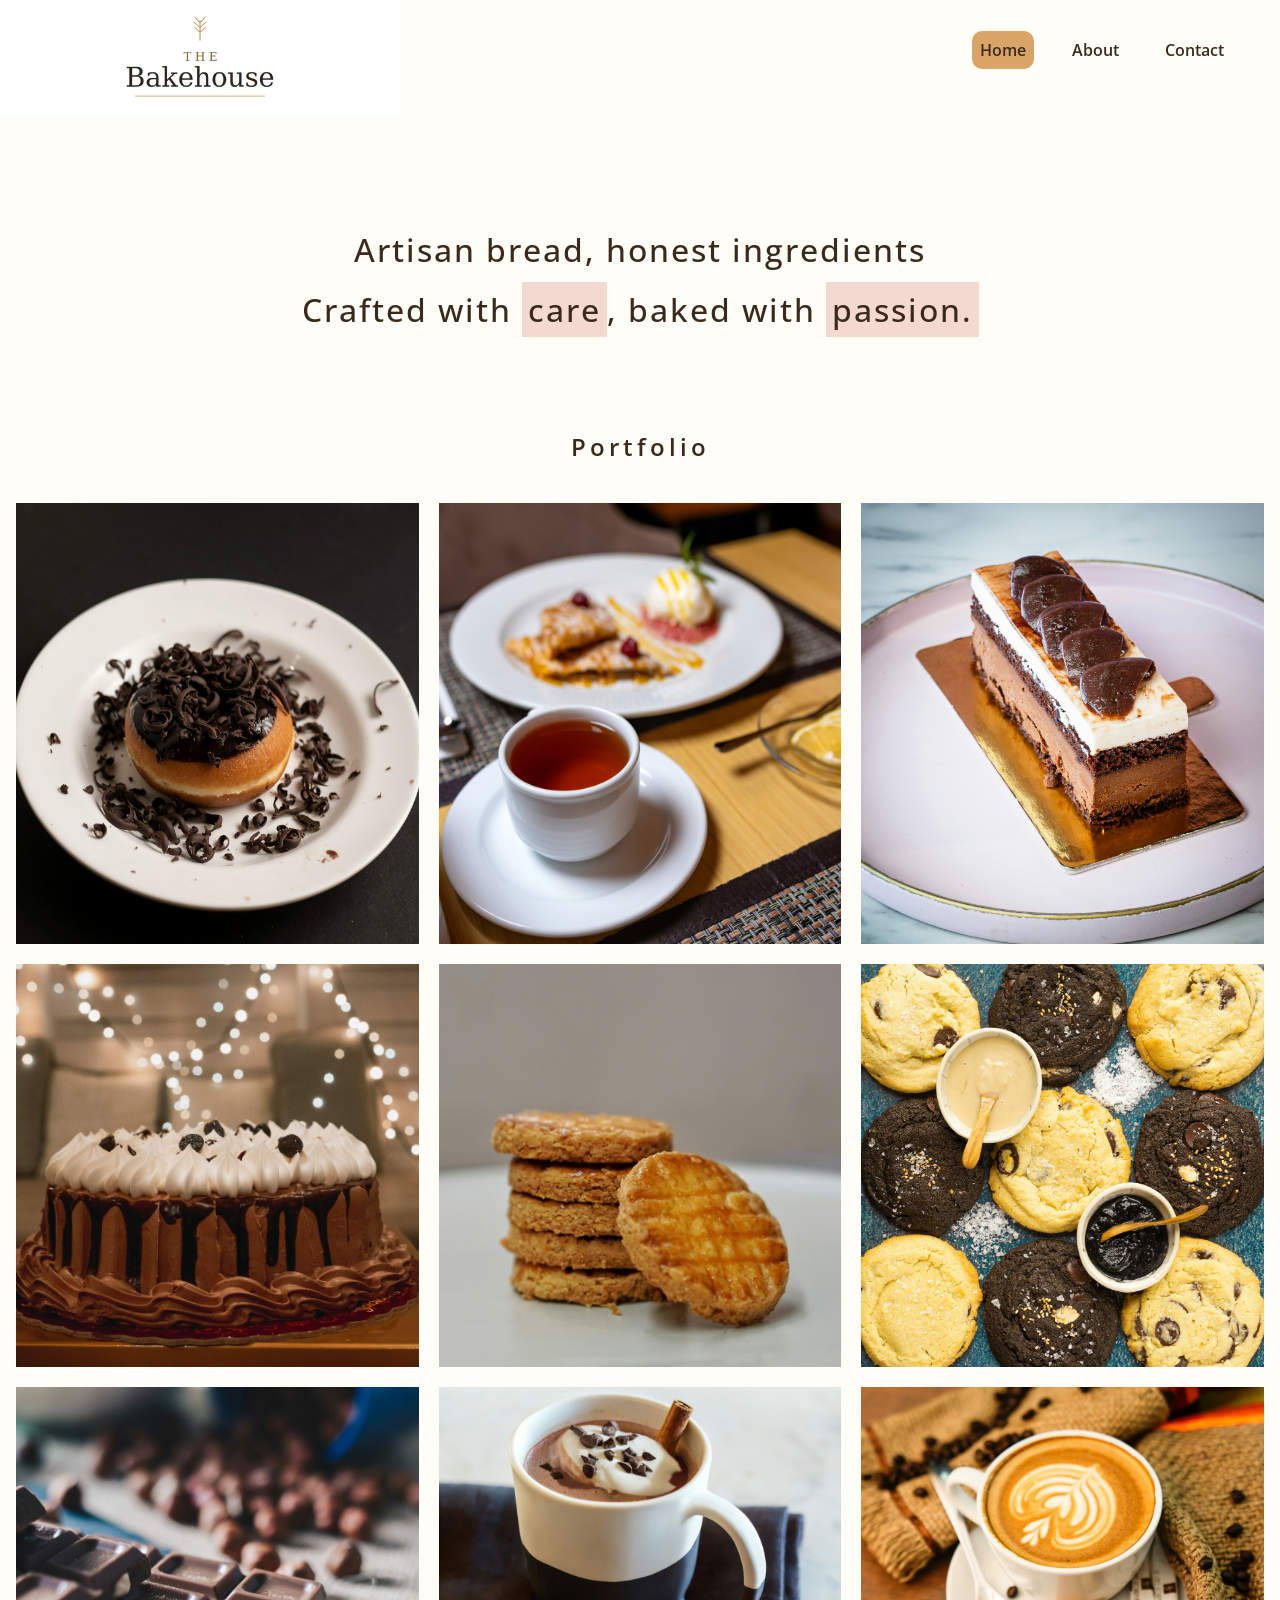
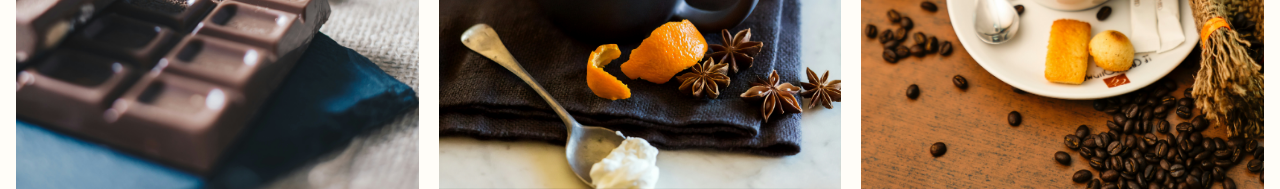
<file: index.html>
<!DOCTYPE html>
<html lang="en">
<head>
	<meta charset="UTF-8">
	<meta name="viewport" content="width=device-width, initial-scale=1.0">
	<link rel="preconnect" href="https://fonts.googleapis.com">
	<link rel="preconnect" href="https://fonts.gstatic.com" crossorigin>
	<link href="https://fonts.googleapis.com/css2?family=Open+Sans:ital,wght@0,300..800;1,300..800&display=swap" rel="stylesheet">
	<link rel="stylesheet" href="styles.css">
	<title>The Bake House</title>
</head>

<body>
	<header>
		<div class = "nav-bar">
			<img src="bakehouse-logo.jpg">
			
				<ul class = "nav-menu">
					<li class = "selected"> <a  href="index.html">Home</a></li>
					<li><a href="about.html">About</a></li>
					<li><a href="contact.html">Contact</a></li>
				</ul>	
		</div>
	</header>

	<section class = "top-section">
		<p>Artisan bread, honest ingredients <br> Crafted with <span>care</span>, baked with <span>passion.</span> </p>
	</section>
	<section class = "bottom-section">
		<h1>Portfolio</h1>
		<div class = "portfolio-view">
			<img class = "portfolio-item" src="images/1.jpg">
			<img class = "portfolio-item" src="images/2.jpg">
			<img class = "portfolio-item" src="images/3.jpg">
			<img class = "portfolio-item" src="images/4.jpg">
			<img class = "portfolio-item" src="images/5.jpg">
			<img class = "portfolio-item" src="images/6.jpg">
			<img class = "portfolio-item" src="images/7.jpg">
			<img class = "portfolio-item" src="images/8.jpg">
			<img class = "portfolio-item" src="images/9.jpg">
		</div>
	</section>
</body>

</html>
</file>
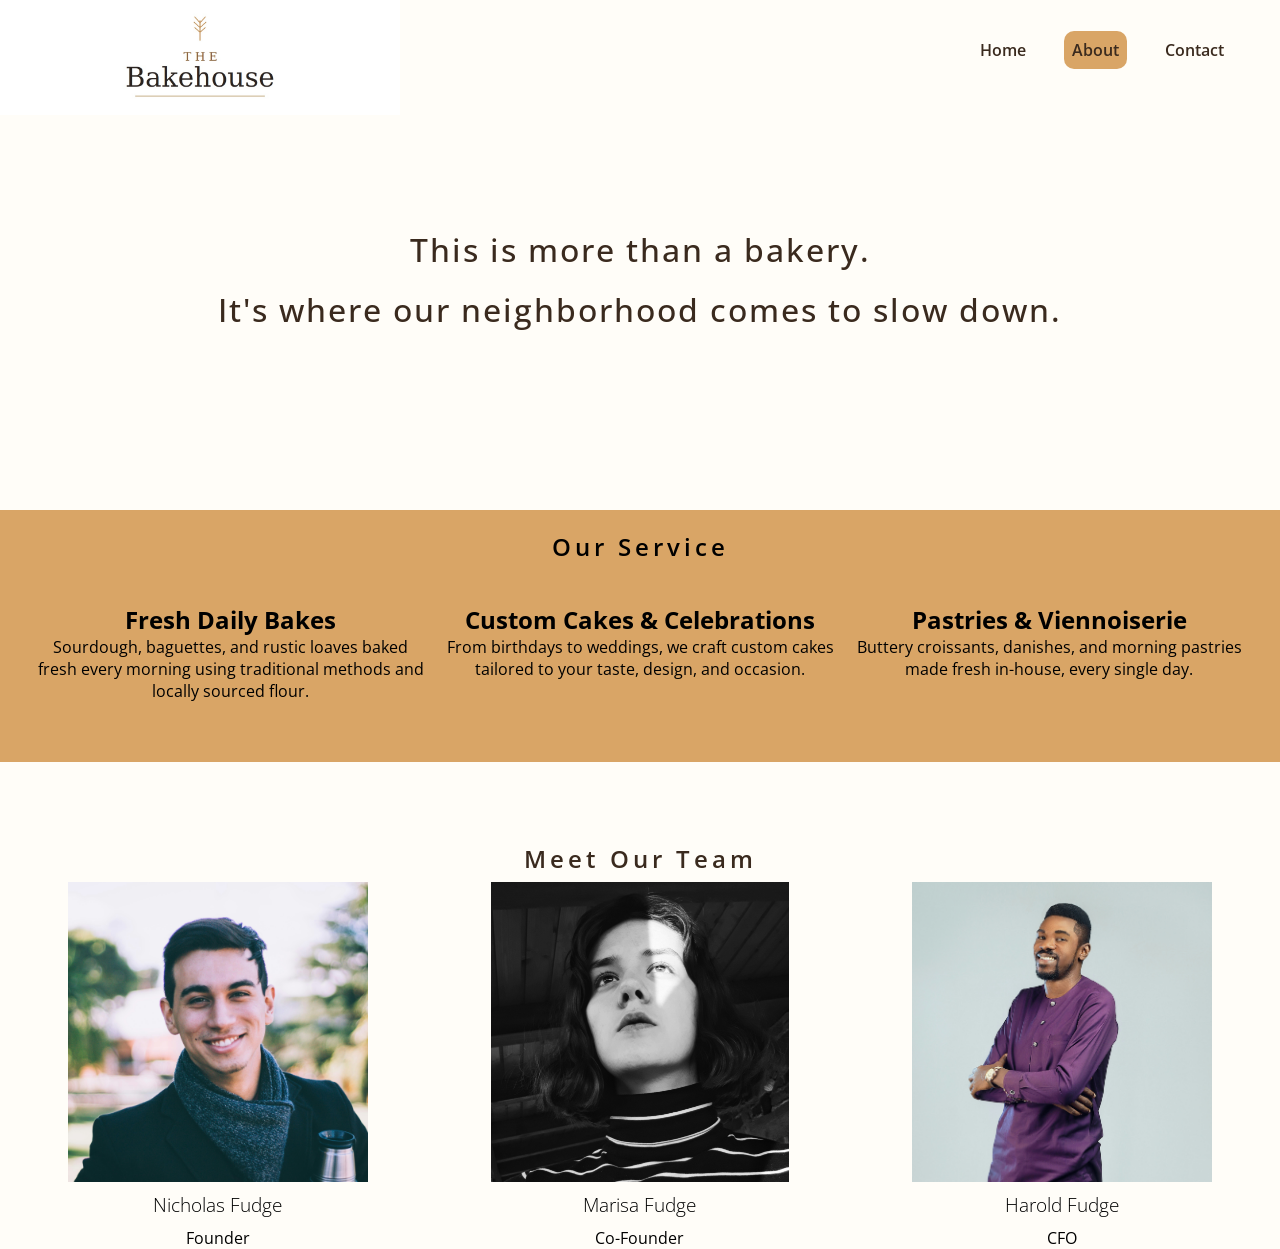
<file: about.html>
<!DOCTYPE html>
<html lang="en">
<head>
	<meta charset="UTF-8">
	<meta name="viewport" content="width=device-width, initial-scale=1.0">
	<link rel="preconnect" href="https://fonts.googleapis.com">
	<link rel="preconnect" href="https://fonts.gstatic.com" crossorigin>
	<link href="https://fonts.googleapis.com/css2?family=Open+Sans:ital,wght@0,300..800;1,300..800&display=swap" rel="stylesheet">
	<link rel="stylesheet" href="styles.css">
	<title>The Bake House</title>
</head>

<body>
	<header>
		<div class = "nav-bar">
			<img src="bakehouse-logo.jpg">
			
				<ul class = "nav-menu">
					<li> <a  href="index.html">Home</a></li>
					<li class = "selected"><a href="index.html">About</a></li>
					<li><a href="contact.html">Contact</a></li>
				</ul>	
		</div>
	</header>

	<section class = "top-section">
		<p>This is more than a bakery.<br> It's where our neighborhood comes to slow down.</p>
	</section>

	<section>
		<div class = "service-section">
			<h1>Our Service</h1>
			<div class = "service-container">
				<div class = "service-item">
					<h4>Fresh Daily Bakes</h4>
					<p>Sourdough, baguettes, and rustic loaves baked fresh every morning using traditional methods and locally sourced flour.</p>
				</div>
				<div class = "service-item">
					<h4>Custom Cakes & Celebrations</h4>
					<p>From birthdays to weddings, we craft custom cakes tailored to your taste, design, and occasion.</p>
				</div>
				<div class = "service-item">
					<h4>Pastries & Viennoiserie</h4>
					<p>Buttery croissants, danishes, and morning pastries made fresh in-house, every single day.</p>
				</div>

			</div>
		</div>
		

	</section>

	<section class = "bottom-section">
		<h1>Meet Our Team</h1>
		<div class = "team-section">
			<div class = "team-item">
				<img src="images/one.jpg">
				<h3>Nicholas Fudge</h3>
				<p>Founder</p>

			</div>
			<div class = "team-item">
				<img src="images/two.jpg">
				<h3>Marisa Fudge</h3>
				<p>Co-Founder</p>
			</div>
			<div class = "team-item">
				<img src="images/three.jpg">
				<h3>Harold Fudge</h3>
				<p>CFO</p>
			</div>
		</div>
	</section>

</body>
</html>
</file>
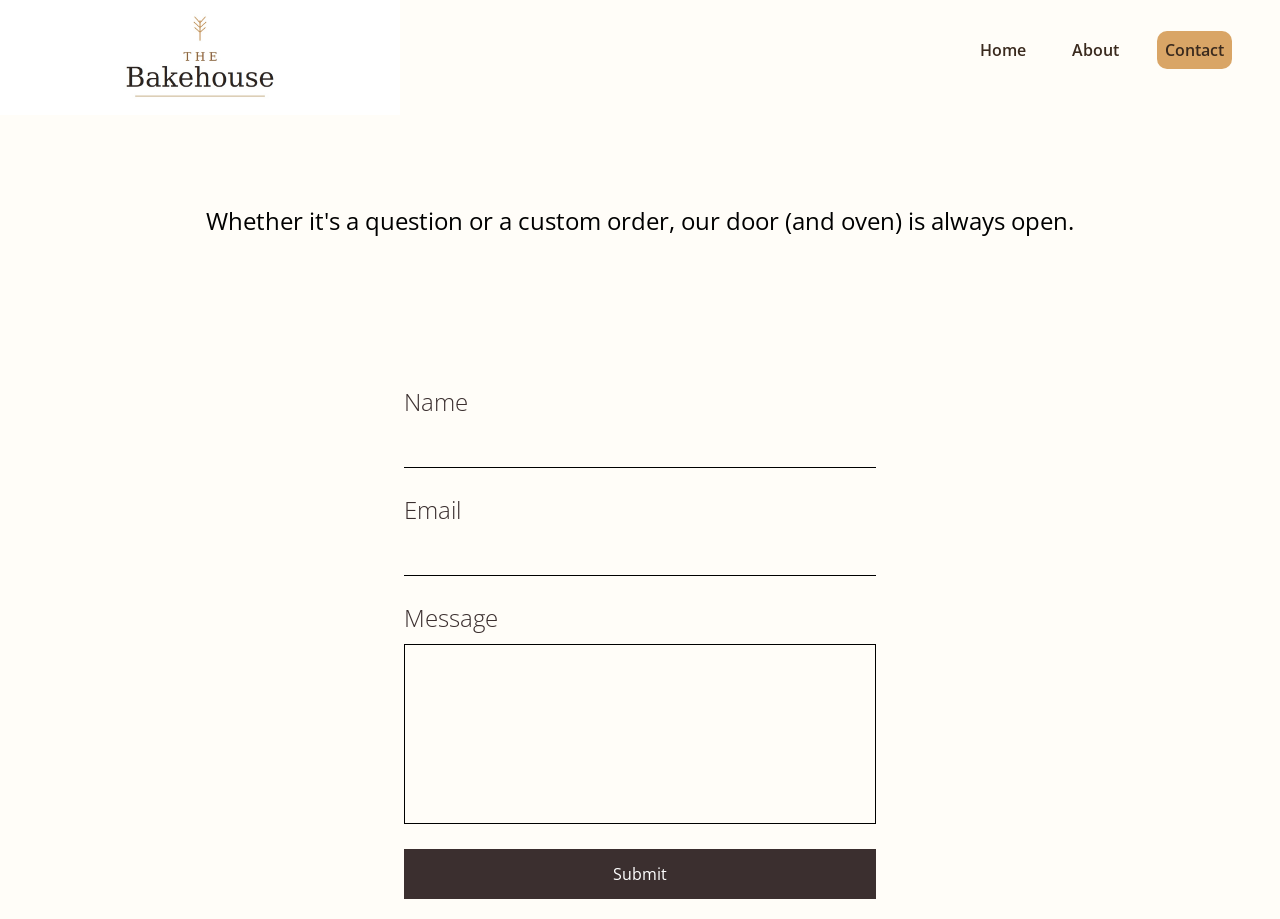
<file: contact.html>
<!DOCTYPE html>
<html lang="en">
<head>
	<meta charset="UTF-8">
	<meta name="viewport" content="width=device-width, initial-scale=1.0">
	<link rel="preconnect" href="https://fonts.googleapis.com">
	<link rel="preconnect" href="https://fonts.gstatic.com" crossorigin>
	<link href="https://fonts.googleapis.com/css2?family=Open+Sans:ital,wght@0,300..800;1,300..800&display=swap" rel="stylesheet">
	<link rel="stylesheet" href="styles.css">
	<title>The Bake House</title>
</head>

<body>
	<header>
		<div class = "nav-bar">
			<img src="bakehouse-logo.jpg">
			
			<ul class = "nav-menu">
				<li> <a  href="index.html">Home</a></li>
				<li><a href="about.html">About</a></li>
				<li class = "selected"><a href="contact.html">Contact</a></li>
			</ul>	
		</div>
	</header>

	<section class = "contact-top-section">
		<p>Whether it's a question or a custom order, our door (and oven) is always open.</p>
	</section>

	<section class = "form-section">
		<form>
			<div>
				<label for = "name">Name</label>
				<input type="text" name="customer_name" id = "name">
			</div>
			<div>
				<label for = "email">Email</label>
				<input type="email" name="customer_email" id = "email">
			</div>
			<div>
				<label for = "message">Message</label>
				<textarea id = "message" name = "customer_message" maxlength="200"></textarea>
			</div>
			<button>Submit</button>
		</form>
	</section>
</body>
</html>
</file>
<file: styles.css>
*{
	box-sizing: border-box;
	margin:0px;
	padding:0px;
	font-family: "Open Sans",sans-serif;
}
body{
	background-color: #FFFDF8;
}
a{
	text-decoration: none;
	color: #3A2A1E;
}
ul{
	list-style: none;
}

/*Nav bar*/
.nav-bar{
	display: flex;
	flex-direction: row;
	justify-content: space-between;
	align-items: center;
	height: 100px;
}
.nav-bar img{
	width: 400px;
	

}
.nav-bar .nav-menu  .selected{
	background-color: #D9A566;
	border-radius: 10px;
	color:white;
}
.nav-bar .nav-menu{
	display: flex;
	flex-direction: row;
	gap: 30px;
	margin-right: 48px;
}
.nav-bar .nav-menu li{
	color:#3A2A1E;
	font-weight: 600;
	padding:8px;
}
.nav-bar .nav-menu li:hover{
	background-color: #D9A566;
	border-radius: 10px;
	color:white;
}
.nav-bar .nav-menu li:hover a{
	color: white;
}


/*Main section top*/
.top-section{
	margin-top: 30px;
	min-height: 300px;
	display: flex;
	flex-direction: row;
	justify-content: center;
	align-items: center;
}
.top-section p{
	font-weight: 500;
	font-size: 2rem;
	padding: 8px;
	color: #3A2A1E;
	line-height: 60px;
	text-align: center;
	letter-spacing: 2px;
}
.top-section p span{
	background-color: #F4D9D0;
	padding: 6px;
}

/*Main section bottom*/
.bottom-section{
	display: flex;
	flex-direction: column;
	justify-content: center;
	align-items: center;
	gap: 40px;
}
.bottom-section h1{
	color:#3A2A1E;
	letter-spacing: 2px;
}
.bottom-section .portfolio-view{
	display: flex;
	flex-direction: row;
	flex-wrap: wrap;
	justify-content: center;
	gap: 20px;
}
.bottom-section .portfolio-view .portfolio-item{
	width: calc(33% - 20px);
	max-height: 100%;
	
}
.bottom-section .portfolio-view .portfolio-item:hover{
	opacity: 0.8;
}



/*About Page*/
.bottom-section{
	display: flex;
	flex-direction: column;
	justify-content: center;
}
.bottom-section h1{
	font-weight: 600;
	letter-spacing: 4px;
}
.bottom-section .team-section{
	display: flex;
	flex-direction: row;
	gap: 20px;
	justify-content: center;
}
.bottom-section .team-item img{
	max-width: 100%;
	max-height: 100%;
}
.bottom-section .team-item h3{
	text-align: center;
	font-weight: 300;
}
.bottom-section .team-item{
	width: calc(33% - 20px);
	max-height: 300px;
	gap: 10px;
	display: flex;
	flex-direction: column;
	justify-content: center;
	align-items: center;
}


/*About serivce*/
.service-section{
	flex-direction: column;
	padding: 20px;
	justify-content: center;
	align-items: center;
	margin: 80px auto;
	background-color: #D9A566;
}
.service-section h1{
	text-align: center;
	font-weight: 600;
	letter-spacing: 4px;
}
.service-section .service-container{
	display: flex;
	flex-direction: row;
	justify-content: center;
	align-items: flex-start;
	flex-wrap: wrap;
	gap: 20px;
	margin: 40px auto;
}
.service-section .service-container .service-item{
	width: calc(33% - 20px);
}
.service-section .service-container .service-item h4{
	font-size: 1.5rem;
	text-align: center;
}
.service-section .service-container .service-item p{
	text-align: center;
}


/*Contact form*/
.contact-top-section{
	min-height: 200px;
	display: flex;
	flex-direction: row;
	justify-content: center;
	align-items: center;
	margin: 20px auto;
}
.contact-top-section p{
	font-size: 1.5rem;
	text-align: center;
}
.form-section{
	display: flex;
	flex-direction: column;
	
	justify-content: center;
	align-items: center;
}

form{
	width: 40%;
	
	padding: 20px;
}
.form-section form div{
	display: flex;
	flex-direction: column;
	justify-content: flex-start;
	gap: 10px;

	margin: 25px auto;
}
.form-section form div label{
	font-weight: 300;
	font-size: 1.5rem;
	color: #3B2F2F;
}
.form-section form input{
	height: 40px;
	width: 100%;
	background-color: #FFFDF8;
	border: none;
	border-bottom: 1px solid black;
	padding-left: 8px;
	outline: none;

}
.form-section textarea{
	height: 180px;
	background-color: #FFFDF8;
	border: 1px solid black;
	resize: none;
	padding: 8px;
	outline: none;

}

.form-section button{
	width: 100%;
	height: 50px;
	background-color: #3B2F2F;
	color: white;
	font-size: 1rem;
	font-weight: 600px;
	border: none;
}






@media screen and (max-width: 576px){
	.nav-bar{
		display: flex;
		flex-direction: column;
		justify-content: center;
		align-items: center;
	}
	.nav-bar .nav-menu{
		display: flex;
		flex-direction: row;
		gap: 20px;
		margin: 0px auto;
	}
	.top-section p{
		font-weight: 500;
		font-size: 1.5rem;
		padding: 8px;
		color: #3A2A1E;
		line-height: 60px;
		text-align: center;
	}
	.bottom-section .team-section{
		display: flex;
		flex-direction: column;
		gap: 10px;
		justify-content: center;
		align-items: center;
		
	}
	.bottom-section .team-item{
		width: 50%;
		max-height: 100%;
		gap: 10px;
		display: flex;
		flex-direction: column;
		justify-content: center;
		align-items: center;
	}


	.service-section .service-container{
		display: flex;
		flex-direction: column;
		justify-content: center;
		align-items: center;
		flex-wrap: wrap;
		gap: 40px;
		margin: 20px auto;
	}
	.service-section .service-container .service-item{
		width: 100%;
	}

	form{
		width: 80%;

		padding: 20px;
	}


	.form-section form div label{
		font-weight: 300;
		font-size: 1.0rem;
	}
	.form-section form input{
		height: 30px;
		width: 100%;
		background-color: #FFFDF8;
		border: none;
		border-bottom: 1px solid black;
		padding-left: 8px;
		outline: none;

	}
	.form-section textarea{
		height: 180px;
		background-color: #FFFDF8;
		border: 1px solid black;
		resize: none;
		padding: 8px;
		outline: none;
	}
}
</file>
